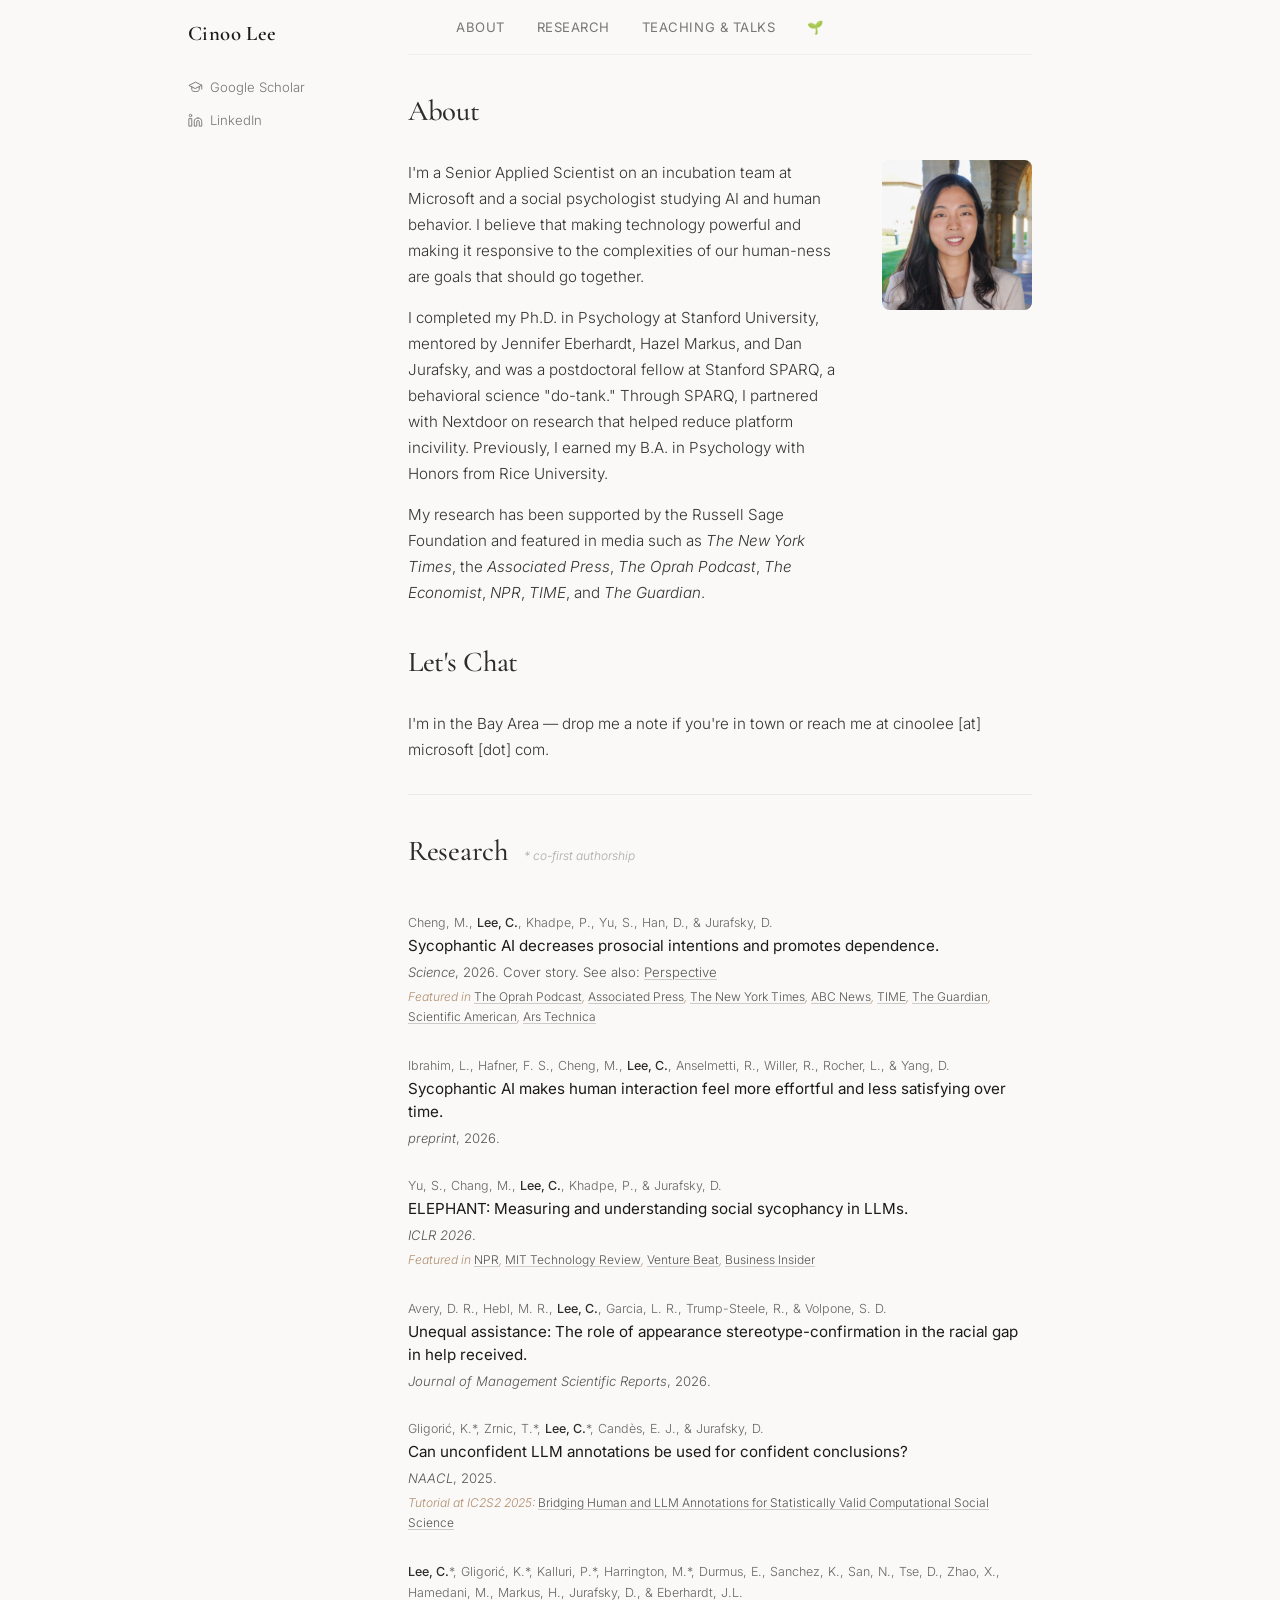
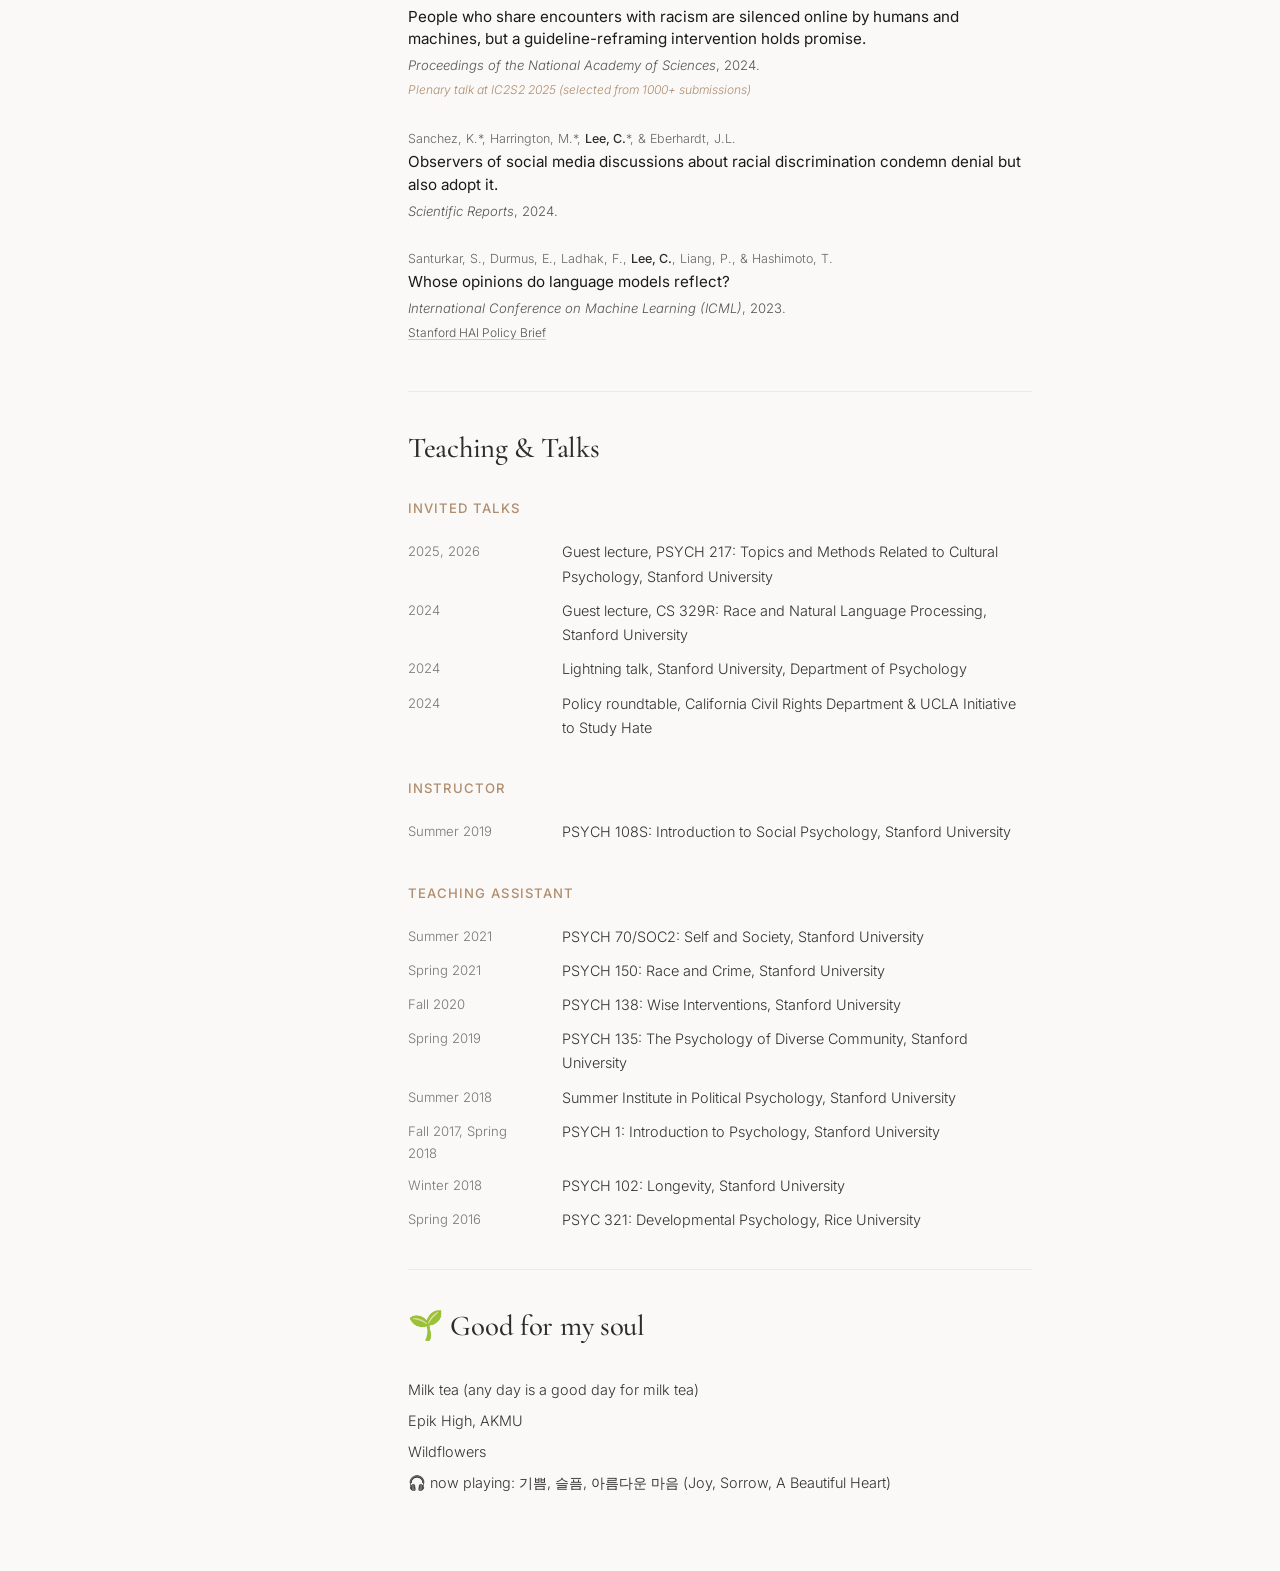
<file: index.html>
<!DOCTYPE html>
<html lang="en">
<head>
  <meta charset="UTF-8">
  <meta name="viewport" content="width=device-width, initial-scale=1.0">
  <title>Cinoo Lee</title>
  <meta name="description" content="Cinoo Lee — Senior Applied Scientist at Microsoft. Research at the intersection of AI, social psychology, and computational social science.">
  <meta name="google-site-verification" content="O57KTz8AtWxJKTXm_uNSM7cQI3wUCQmRhCq0oRdX724" />
  <link rel="stylesheet" href="style.css">
  <link rel="preconnect" href="https://fonts.googleapis.com">
  <link rel="preconnect" href="https://fonts.gstatic.com" crossorigin>
  <link href="https://fonts.googleapis.com/css2?family=Cormorant+Garamond:ital,wght@0,400;0,500;0,600;1,400&family=Inter:wght@300;400;500&display=swap" rel="stylesheet">
</head>
<body>

<div class="page-wrapper">
  <!-- Sidebar -->
  <nav class="sidebar">
    <a href="#" class="sidebar-name">Cinoo Lee</a>
    <ul class="sidebar-links">
      <li><a href="https://scholar.google.com/citations?user=uTXKGA8AAAAJ" target="_blank" rel="noopener"><svg xmlns="http://www.w3.org/2000/svg" width="15" height="15" viewBox="0 0 24 24" fill="none" stroke="currentColor" stroke-width="1.5" stroke-linecap="round" stroke-linejoin="round"><path d="M22 10v6M2 10l10-5 10 5-10 5z"/><path d="M6 12v5c0 2 2 3 6 3s6-1 6-3v-5"/></svg>Google Scholar</a></li>
      <li><a href="https://www.linkedin.com/in/cinoo-lee" target="_blank" rel="noopener"><svg xmlns="http://www.w3.org/2000/svg" width="15" height="15" viewBox="0 0 24 24" fill="none" stroke="currentColor" stroke-width="1.5" stroke-linecap="round" stroke-linejoin="round"><path d="M16 8a6 6 0 0 1 6 6v7h-4v-7a2 2 0 0 0-4 0v7h-4v-7a6 6 0 0 1 6-6z"/><rect x="2" y="9" width="4" height="12"/><circle cx="4" cy="4" r="2"/></svg>LinkedIn</a></li>
    </ul>
  </nav>

  <!-- Main Content -->
  <main class="main">
    <!-- Top Navigation -->
    <nav class="topnav">
      <a href="#about">About</a>
      <a href="#research">Research</a>
      <a href="#teaching">Teaching &amp; Talks</a>
      <a href="#treasures" class="nav-icon" title="Little things good for my heart">🌱</a>
    </nav>

    <!-- About -->
    <section id="about" class="section">
      <h2 class="section-title">About</h2>
      <div class="about-with-photo">
        <div class="about-content">
        <p>
          I'm a Senior Applied Scientist on an incubation team at Microsoft and a social psychologist studying AI and human behavior. I believe that making technology powerful and making it responsive to the complexities of our human-ness are goals that should go together.
        </p>
        <p>
          I completed my Ph.D. in Psychology at Stanford University, mentored by Jennifer Eberhardt, Hazel Markus, and Dan Jurafsky, and was a postdoctoral fellow at Stanford SPARQ, a behavioral science "do-tank." Through SPARQ, I partnered with Nextdoor on research that helped reduce platform incivility. Previously, I earned my B.A. in Psychology with Honors from Rice University.
        </p>
        <p>
          My research has been supported by the Russell Sage Foundation and featured in media such as <a href="https://www.nytimes.com/2026/03/26/well/mind/ai-chatbots-relationships.html" target="_blank" rel="noopener"><em>The New York Times</em></a>, the <a href="https://apnews.com/article/ai-sycophancy-chatbots-science-study-8dc61e69278b661cab1e53d38b4173b6" target="_blank" rel="noopener"><em>Associated Press</em></a>, <a href="https://youtu.be/-ndr_HlCPic?t=728" target="_blank" rel="noopener"><em>The Oprah Podcast</em></a>, <a href="https://www.economist.com/culture/2026/03/05/who-wants-a-partner-to-toady-to-them-quite-a-lot-of-people" target="_blank" rel="noopener"><em>The Economist</em></a>, <a href="https://www.npr.org/2025/08/05/nx-s1-5490447/ai-chatgpt-couples-therapy-advice" target="_blank" rel="noopener"><em>NPR</em></a>, <a href="https://time.com/7346052/problem-ai-flattering-us/" target="_blank" rel="noopener"><em>TIME</em></a>, and <a href="https://www.theguardian.com/technology/2025/oct/24/sycophantic-ai-chatbots-tell-users-what-they-want-to-hear-study-shows" target="_blank" rel="noopener"><em>The Guardian</em></a>.
        </p>
        </div>
        <img src="image.jpeg" alt="Cinoo Lee" class="about-photo">
      </div>
    </section>

    <!-- Contact -->
    <section class="section contact-section">
      <h2 class="section-title">Let's Chat</h2>
      <p class="contact-text">I'm in the Bay Area — drop me a note if you're in town or reach me at cinoolee [at] microsoft [dot] com.</p>
    </section>

    <hr class="divider">

    <!-- Publications -->
    <section id="research" class="section">
      <div class="section-header">
        <h2 class="section-title">Research</h2>
        <span class="pub-footnote">* co-first authorship</span>
      </div>

      <div class="pub-list">
        <div class="pub-item">
          <p class="pub-authors">Cheng, M., <strong>Lee, C.</strong>, Khadpe, P., Yu, S., Han, D., &amp; Jurafsky, D.</p>
          <a href="https://www.science.org/doi/10.1126/science.aec8352" class="pub-title" target="_blank" rel="noopener">Sycophantic AI decreases prosocial intentions and promotes dependence.</a>
          <p class="pub-venue"><em>Science</em>, 2026. Cover story. See also: <a href="https://www.science.org/doi/full/10.1126/science.aeg3145" target="_blank" rel="noopener">Perspective</a></p>
          <p class="pub-note">Featured in <a href="https://youtu.be/-ndr_HlCPic?t=728" target="_blank" rel="noopener">The Oprah Podcast</a>, <a href="https://apnews.com/article/ai-sycophancy-chatbots-science-study-8dc61e69278b661cab1e53d38b4173b6" target="_blank" rel="noopener">Associated Press</a>, <a href="https://www.nytimes.com/2026/03/26/well/mind/ai-chatbots-relationships.html" target="_blank" rel="noopener">The New York Times</a>, <a href="https://abcnews.com/Technology/wireStory/ai-giving-bad-advice-flatter-users-new-study-131443396" target="_blank" rel="noopener">ABC News</a>, <a href="https://time.com/7346052/problem-ai-flattering-us/" target="_blank" rel="noopener">TIME</a>, <a href="https://www.theguardian.com/technology/2025/oct/24/sycophantic-ai-chatbots-tell-users-what-they-want-to-hear-study-shows" target="_blank" rel="noopener">The Guardian</a>, <a href="https://www.scientificamerican.com/article/ai-chatbots-are-sucking-up-to-you-with-consequences-for-your-relationships/" target="_blank" rel="noopener">Scientific American</a>, <a href="https://arstechnica.com/science/2026/03/study-sycophantic-ai-can-undermine-human-judgment/" target="_blank" rel="noopener">Ars Technica</a></p>
        </div>

        <div class="pub-item">
          <p class="pub-authors">Ibrahim, L., Hafner, F. S., Cheng, M., <strong>Lee, C.</strong>, Anselmetti, R., Willer, R., Rocher, L., &amp; Yang, D.</p>
          <a href="https://arxiv.org/abs/2605.07912" class="pub-title" target="_blank" rel="noopener">Sycophantic AI makes human interaction feel more effortful and less satisfying over time.</a>
          <p class="pub-venue"><em>preprint</em>, 2026.</p>
        </div>

        <div class="pub-item">
          <p class="pub-authors">Yu, S., Chang, M., <strong>Lee, C.</strong>, Khadpe, P., &amp; Jurafsky, D.</p>
          <a href="https://arxiv.org/abs/2505.13995" class="pub-title" target="_blank" rel="noopener">ELEPHANT: Measuring and understanding social sycophancy in LLMs.</a>
          <p class="pub-venue"><em>ICLR 2026</em>.</p>
          <p class="pub-note">Featured in <a href="https://www.npr.org/2025/08/05/nx-s1-5490447/ai-chatgpt-couples-therapy-advice" target="_blank" rel="noopener">NPR</a>, <a href="https://www.technologyreview.com/2025/05/30/1117551/this-benchmark-used-reddits-aita-to-test-how-much-ai-models-suck-up-to-us/" target="_blank" rel="noopener">MIT Technology Review</a>, <a href="https://venturebeat.com/ai/after-gpt-4o-backlash-researchers-benchmark-models-on-moral-endorsement-find-sycophancy-persists-across-the-board/" target="_blank" rel="noopener">Venture Beat</a>, <a href="https://www.aol.com/news/researchers-put-reddits-aita-questions-193542264.html" target="_blank" rel="noopener">Business Insider</a></p>
        </div>

        <div class="pub-item">
          <p class="pub-authors">Avery, D. R., Hebl, M. R., <strong>Lee, C.</strong>, Garcia, L. R., Trump-Steele, R., &amp; Volpone, S. D.</p>
          <a href="https://doi.org/10.1177/27550311261472057" class="pub-title" target="_blank" rel="noopener">Unequal assistance: The role of appearance stereotype-confirmation in the racial gap in help received.</a>
          <p class="pub-venue"><em>Journal of Management Scientific Reports</em>, 2026.</p>
        </div>

        <div class="pub-item">
          <p class="pub-authors">Gligorić, K.*, Zrnic, T.*, <strong>Lee, C.</strong>*, Candès, E. J., &amp; Jurafsky, D.</p>
          <a href="https://doi.org/10.48550/arXiv.2408.15204" class="pub-title" target="_blank" rel="noopener">Can unconfident LLM annotations be used for confident conclusions?</a>
          <p class="pub-venue"><em>NAACL</em>, 2025.</p>
          <p class="pub-note">Tutorial at IC2S2 2025: <a href="https://ic2s2-2025.org/tutorials/#bridging-human-and-llm-annotations-for-statistically-valid-computational-social-science" target="_blank" rel="noopener">Bridging Human and LLM Annotations for Statistically Valid Computational Social Science</a></p>
        </div>

        <div class="pub-item">
          <p class="pub-authors"><strong>Lee, C.</strong>*, Gligorić, K.*, Kalluri, P.*, Harrington, M.*, Durmus, E., Sanchez, K., San, N., Tse, D., Zhao, X., Hamedani, M., Markus, H., Jurafsky, D., &amp; Eberhardt, J.L.</p>
          <a href="https://doi.org/10.1073/pnas.2322764121" class="pub-title" target="_blank" rel="noopener">People who share encounters with racism are silenced online by humans and machines, but a guideline-reframing intervention holds promise.</a>
          <p class="pub-venue"><em>Proceedings of the National Academy of Sciences</em>, 2024.</p>
          <p class="pub-note">Plenary talk at IC2S2 2025 (selected from 1000+ submissions)</p>
        </div>

        <div class="pub-item">
          <p class="pub-authors">Sanchez, K.*, Harrington, M.*, <strong>Lee, C.</strong>*, &amp; Eberhardt, J.L.</p>
          <a href="https://doi.org/10.1038/s41598-024-68332-8" class="pub-title" target="_blank" rel="noopener">Observers of social media discussions about racial discrimination condemn denial but also adopt it.</a>
          <p class="pub-venue"><em>Scientific Reports</em>, 2024.</p>
        </div>

        <div class="pub-item">
          <p class="pub-authors">Santurkar, S., Durmus, E., Ladhak, F., <strong>Lee, C.</strong>, Liang, P., &amp; Hashimoto, T.</p>
          <a href="https://proceedings.mlr.press/v202/santurkar23a.html" class="pub-title" target="_blank" rel="noopener">Whose opinions do language models reflect?</a>
          <p class="pub-venue"><em>International Conference on Machine Learning (ICML)</em>, 2023.</p>
          <p class="pub-note"><a href="https://hai.stanford.edu/assets/files/2023-09/Opinions_PolicyBrief_9.2023_v3.pdf" target="_blank" rel="noopener">Stanford HAI Policy Brief</a></p>
        </div>
      </div>
    </section>

    <hr class="divider">

    <!-- Teaching & Talks -->
    <section id="teaching" class="section">
      <h2 class="section-title">Teaching &amp; Talks</h2>

      <h3 class="pub-category">Invited Talks</h3>
      <div class="teaching-item">
        <span class="teaching-term">2025, 2026</span>
        <span class="teaching-course">Guest lecture, PSYCH 217: Topics and Methods Related to Cultural Psychology, Stanford University</span>
      </div>
      <div class="teaching-item">
        <span class="teaching-term">2024</span>
        <span class="teaching-course">Guest lecture, CS 329R: Race and Natural Language Processing, Stanford University</span>
      </div>
      <div class="teaching-item">
        <span class="teaching-term">2024</span>
        <span class="teaching-course">Lightning talk, Stanford University, Department of Psychology</span>
      </div>
      <div class="teaching-item">
        <span class="teaching-term">2024</span>
        <span class="teaching-course">Policy roundtable, California Civil Rights Department &amp; UCLA Initiative to Study Hate</span>
      </div>

      <h3 class="pub-category">Instructor</h3>
      <div class="teaching-item">
        <span class="teaching-term">Summer 2019</span>
        <span class="teaching-course">PSYCH 108S: Introduction to Social Psychology, Stanford University</span>
      </div>

      <h3 class="pub-category">Teaching Assistant</h3>
      <div class="teaching-item">
        <span class="teaching-term">Summer 2021</span>
        <span class="teaching-course">PSYCH 70/SOC2: Self and Society, Stanford University</span>
      </div>
      <div class="teaching-item">
        <span class="teaching-term">Spring 2021</span>
        <span class="teaching-course">PSYCH 150: Race and Crime, Stanford University</span>
      </div>
      <div class="teaching-item">
        <span class="teaching-term">Fall 2020</span>
        <span class="teaching-course">PSYCH 138: Wise Interventions, Stanford University</span>
      </div>
      <div class="teaching-item">
        <span class="teaching-term">Spring 2019</span>
        <span class="teaching-course">PSYCH 135: The Psychology of Diverse Community, Stanford University</span>
      </div>
      <div class="teaching-item">
        <span class="teaching-term">Summer 2018</span>
        <span class="teaching-course">Summer Institute in Political Psychology, Stanford University</span>
      </div>
      <div class="teaching-item">
        <span class="teaching-term">Fall 2017, Spring 2018</span>
        <span class="teaching-course">PSYCH 1: Introduction to Psychology, Stanford University</span>
      </div>
      <div class="teaching-item">
        <span class="teaching-term">Winter 2018</span>
        <span class="teaching-course">PSYCH 102: Longevity, Stanford University</span>
      </div>
      <div class="teaching-item">
        <span class="teaching-term">Spring 2016</span>
        <span class="teaching-course">PSYC 321: Developmental Psychology, Rice University</span>
      </div>

    </section>

    <hr class="divider">

    <!-- Little Things -->
    <section id="treasures" class="section little-things">
      <h2 class="section-title">🌱 Good for my soul</h2>
      <ul class="little-things-list">
        <li>Milk tea (any day is a good day for milk tea)</li>
        <li>Epik High, AKMU</li>
        <li>Wildflowers</li>
        <li>🎧 now playing: <a href="https://youtu.be/SNn_H_Q2moo" target="_blank" rel="noopener">기쁨, 슬픔, 아름다운 마음</a> (Joy, Sorrow, A Beautiful Heart)</li>
      </ul>
    </section>

  </main>
</div>

</body>
</html>
</file>
<file: style.css>
/* ========================================
   Reset & Base
   ======================================== */

*, *::before, *::after {
  margin: 0;
  padding: 0;
  box-sizing: border-box;
}

html {
  scroll-behavior: smooth;
  scroll-padding-top: 20px;
  -webkit-text-size-adjust: 100%;
}

body {
  font-family: 'Inter', -apple-system, BlinkMacSystemFont, sans-serif;
  font-weight: 300;
  color: #2c2c2c;
  background-color: #faf9f7;
  line-height: 1.7;
  -webkit-font-smoothing: antialiased;
  display: flex;
  justify-content: center;
  min-height: 100vh;
  overflow-wrap: break-word;
}

a {
  color: inherit;
  text-decoration: none;
}

a:hover {
  text-decoration: underline;
}

/* ========================================
   Typography
   ======================================== */

h1, h2, h3 {
  font-family: 'Cormorant Garamond', Georgia, serif;
  font-weight: 500;
  letter-spacing: -0.01em;
}

.section-title {
  font-size: clamp(1.4rem, 2.5vw, 1.8rem);
  margin-bottom: 1.5rem;
}

.section-header {
  display: flex;
  align-items: baseline;
  gap: 1rem;
  margin-bottom: 1.5rem;
}

.section-header .section-title {
  margin-bottom: 0;
}

/* ========================================
   Sidebar
   ======================================== */

.page-wrapper {
  display: flex;
  max-width: 1000px;
  width: 100%;
  position: relative;
}

.sidebar {
  position: sticky;
  top: 0;
  width: 220px;
  min-width: 220px;
  height: 100vh;
  padding: 1rem 3rem;
  display: flex;
  flex-direction: column;
  gap: 1.5rem;
}

.sidebar-name:hover,
.sidebar-links a:hover,
.topnav a:hover {
  text-decoration: none;
}

.sidebar-name {
  font-family: 'Cormorant Garamond', Georgia, serif;
  font-size: 1.3rem;
  font-weight: 600;
  letter-spacing: 0.02em;
  color: #1a1a1a;
}

.sidebar-links {
  list-style: none;
  display: flex;
  flex-direction: column;
  gap: 0.4rem;
}

.sidebar-links a {
  display: inline-flex;
  align-items: center;
  gap: 0.45rem;
  font-size: 0.82rem;
  color: #777;
  transition: color 0.2s ease;
}

.sidebar-links a:hover {
  color: #b08d6e;
}

.sidebar-links svg {
  flex-shrink: 0;
}

.sidebar-email {
  font-size: 0.82rem;
  color: #777;
}

/* ========================================
   Top Navigation
   ======================================== */

.topnav {
  position: sticky;
  top: 0;
  z-index: 100;
  display: flex;
  gap: 2rem;
  padding: 1rem 3rem;
  background: rgba(250, 249, 247, 0.95);
  backdrop-filter: blur(8px);
  -webkit-backdrop-filter: blur(8px);
  border-bottom: 1px solid rgba(0, 0, 0, 0.04);
}

.topnav a {
  font-size: 0.82rem;
  font-weight: 400;
  letter-spacing: 0.04em;
  text-transform: uppercase;
  color: #777;
  transition: color 0.2s ease;
}

.topnav a:hover {
  color: #b08d6e;
}

/* ========================================
   Main Content
   ======================================== */

.main {
  max-width: 720px;
  padding: 0 3rem 2.5rem;
  flex: 1;
}

.section {
  padding: 2rem 0;
}

.section:first-child {
  padding-top: 0;
}

.divider {
  border: none;
  border-top: 1px solid rgba(0, 0, 0, 0.06);
}

/* ========================================
   About
   ======================================== */

.about-with-photo {
  display: flex;
  gap: 2rem;
  align-items: flex-start;
}

.about-photo {
  width: 150px;
  height: 150px;
  border-radius: 5%;
  object-fit: cover;
  flex-shrink: 0;
}

.about-content p {
  font-size: 0.95rem;
  color: #333;
  margin-bottom: 1rem;
}

.about-content p:last-child {
  margin-bottom: 0;
}

/* ========================================
   Contact
   ======================================== */

.contact-section {
  padding-top: 0;
}

.contact-text {
  font-size: 0.95rem;
  color: #333;
}

/* ========================================
   Little Things
   ======================================== */

.little-things-list {
  list-style: none;
  font-size: 0.9rem;
  color: #333;
}

.little-things-list li {
  padding: 0.2rem 0;
}

/* ========================================
   Publications
   ======================================== */

.pub-category {
  font-size: 0.82rem;
  color: #b08d6e;
  text-transform: uppercase;
  letter-spacing: 0.08em;
  font-family: 'Inter', sans-serif;
  font-weight: 500;
  margin-bottom: 1rem;
  margin-top: 2rem;
}

.pub-category:first-of-type {
  margin-top: 0;
}

.pub-list {
  margin-bottom: 1.5rem;
}

.pub-list:last-of-type {
  margin-bottom: 0;
}

.pub-item {
  padding: 0.7rem 0;
}

.pub-authors {
  font-size: 0.78rem;
  color: #666;
  margin-bottom: 0.15rem;
}

.pub-authors strong {
  color: #2c2c2c;
  font-weight: 500;
}

.pub-title {
  display: block;
  font-size: 0.95rem;
  color: #1a1a1a;
  font-weight: 400;
  margin-bottom: 0.2rem;
  line-height: 1.5;
  text-decoration: none;
  transition: color 0.2s ease;
}

a.pub-title:hover {
  color: #b08d6e;
}

.pub-venue {
  font-size: 0.82rem;
  color: #555;
  margin-bottom: 0.2rem;
}

.pub-venue a {
  text-decoration: underline;
  text-decoration-color: #ccc;
  text-underline-offset: 2px;
  transition: color 0.2s ease;
}

.pub-venue a:hover {
  color: #b08d6e;
}

.pub-note {
  font-size: 0.75rem;
  color: #b08d6e;
  font-style: italic;
  margin-bottom: 0.3rem;
}

.pub-note a {
  color: #555;
  font-style: normal;
  text-decoration: underline;
  text-decoration-color: #ccc;
  text-underline-offset: 2px;
  transition: color 0.2s ease;
}

.pub-note a:hover {
  color: #b08d6e;
}

.pub-footnote {
  font-size: 0.75rem;
  color: #aaa;
  font-style: italic;
  margin-top: 0.5rem;
}

/* ========================================
   Teaching
   ======================================== */

.teaching-item {
  display: flex;
  gap: 1.5rem;
  padding: 0.3rem 0;
  font-size: 0.9rem;
}

.teaching-term {
  flex-shrink: 0;
  width: 130px;
  color: #777;
  font-size: 0.82rem;
}

.teaching-course {
  color: #333;
}

/* ========================================
   Footer
   ======================================== */

.footer {
  padding: 2.5rem 0;
  font-size: 0.75rem;
  color: #bbb;
  letter-spacing: 0.05em;
}

/* ========================================
   Responsive
   ======================================== */

@media (max-width: 768px) {
  .page-wrapper {
    flex-direction: column;
  }

  .sidebar {
    position: static;
    width: 100%;
    min-width: unset;
    height: auto;
    padding: 1.5rem 2rem;
    gap: 1rem;
  }

  .sidebar-links {
    flex-direction: row;
    gap: 1.25rem;
  }

  .topnav {
    position: static;
    left: 0;
    padding: 1rem 2rem;
    gap: 0.75rem 1.25rem;
    flex-wrap: wrap;
  }

  .main {
    padding: 1.5rem 2rem;
  }

  .section {
    padding: 1.5rem 0;
  }

  /* Stack the photo above the bio so the text gets full width */
  .about-with-photo {
    flex-direction: column-reverse;
    gap: 1.5rem;
  }

  .about-photo {
    align-self: center;
  }

  /* Let the publications title and footnote wrap instead of clipping */
  .section-header {
    flex-wrap: wrap;
    gap: 0.25rem 1rem;
  }

  /* Stack the year above each course title so titles get full width */
  .teaching-item {
    flex-direction: column;
    gap: 0.15rem;
  }

  .teaching-term {
    width: auto;
  }
}

/* Narrow phones: tighten gutters, keep line lengths comfortable */
@media (max-width: 480px) {
  .sidebar {
    padding: 1.25rem 1.25rem 0.75rem;
  }

  .sidebar-links {
    flex-wrap: wrap;
    gap: 0.5rem 1rem;
  }

  .topnav {
    padding: 0.75rem 1.25rem;
    gap: 0.5rem 1rem;
  }

  .main {
    padding: 1.25rem 1.25rem 2rem;
  }

  .about-photo {
    width: 128px;
    height: 128px;
  }

  .pub-item {
    margin-bottom: 1.5rem;
  }

  /* Give the dense "Featured in" link lists room to breathe when wrapped */
  .pub-note {
    line-height: 1.9;
  }

  .pub-note a,
  .sidebar-links a,
  .topnav a {
    display: inline-block;
  }
}
</file>
